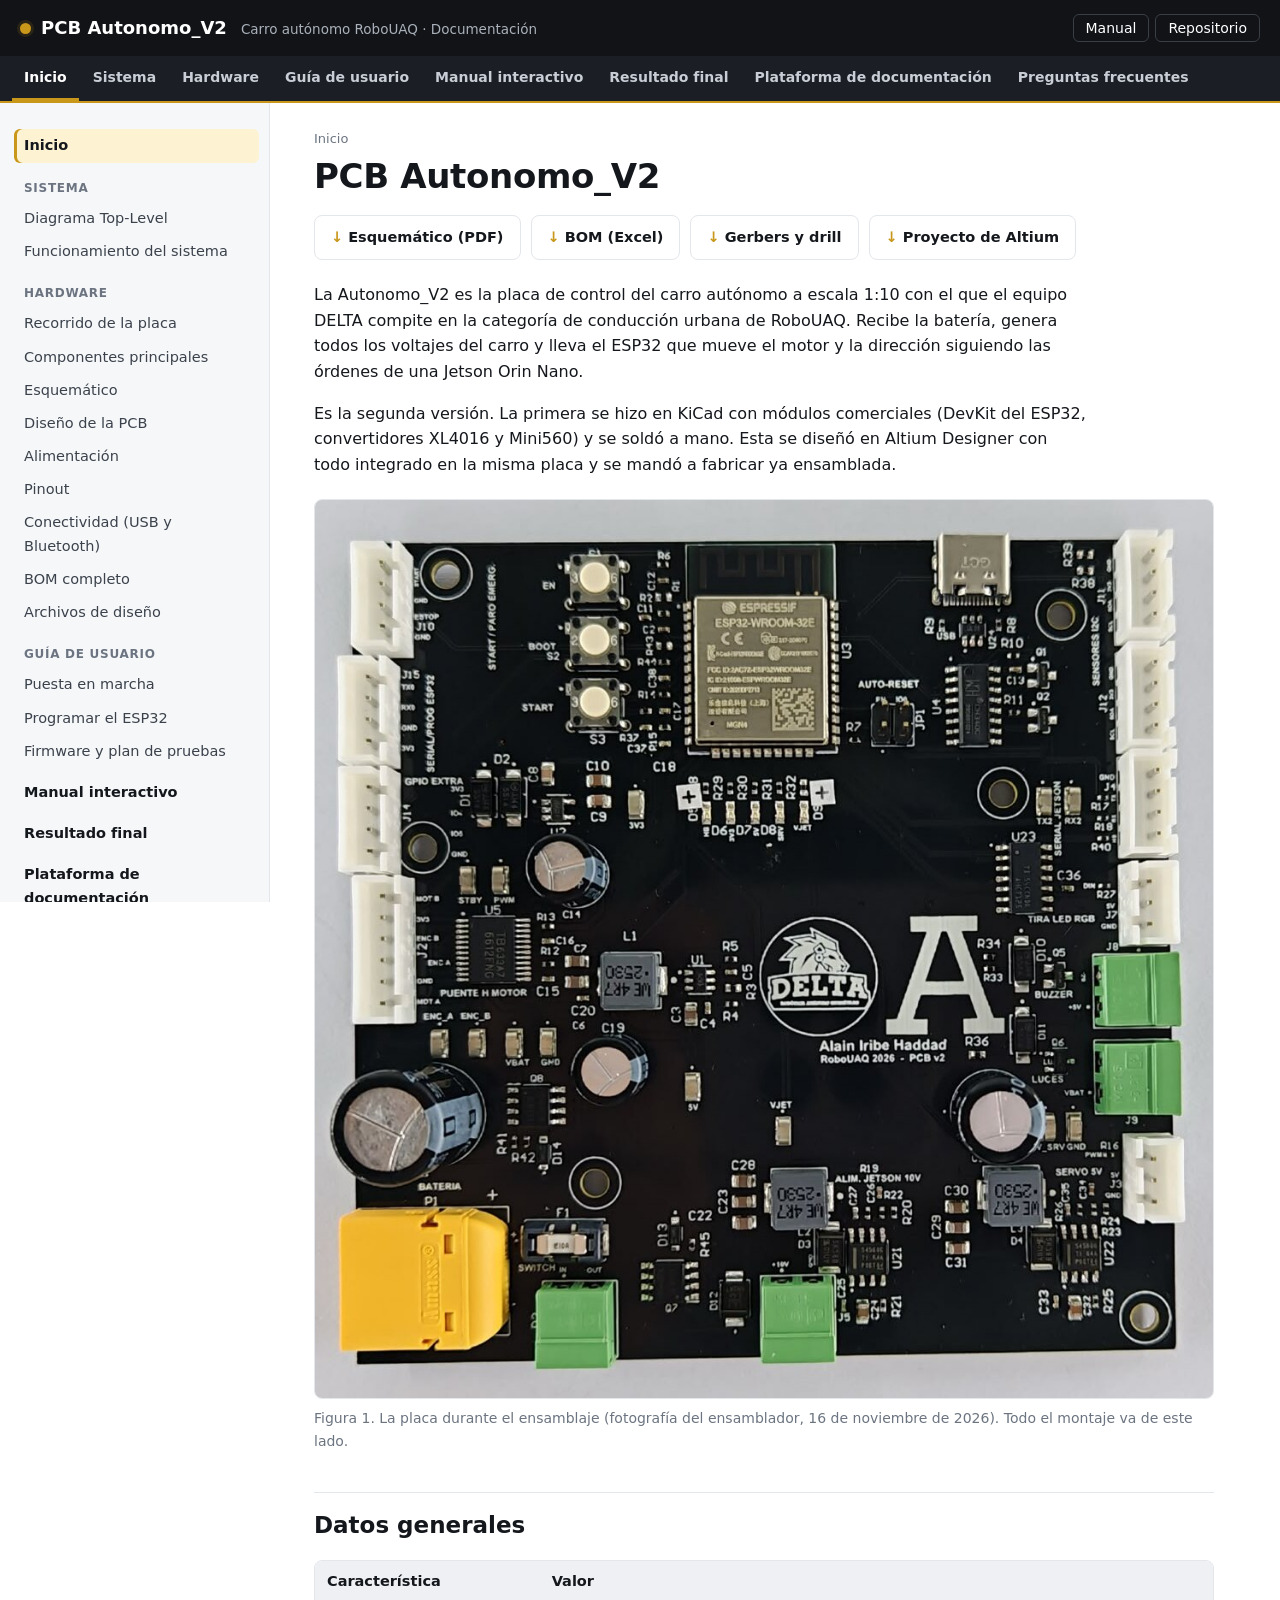
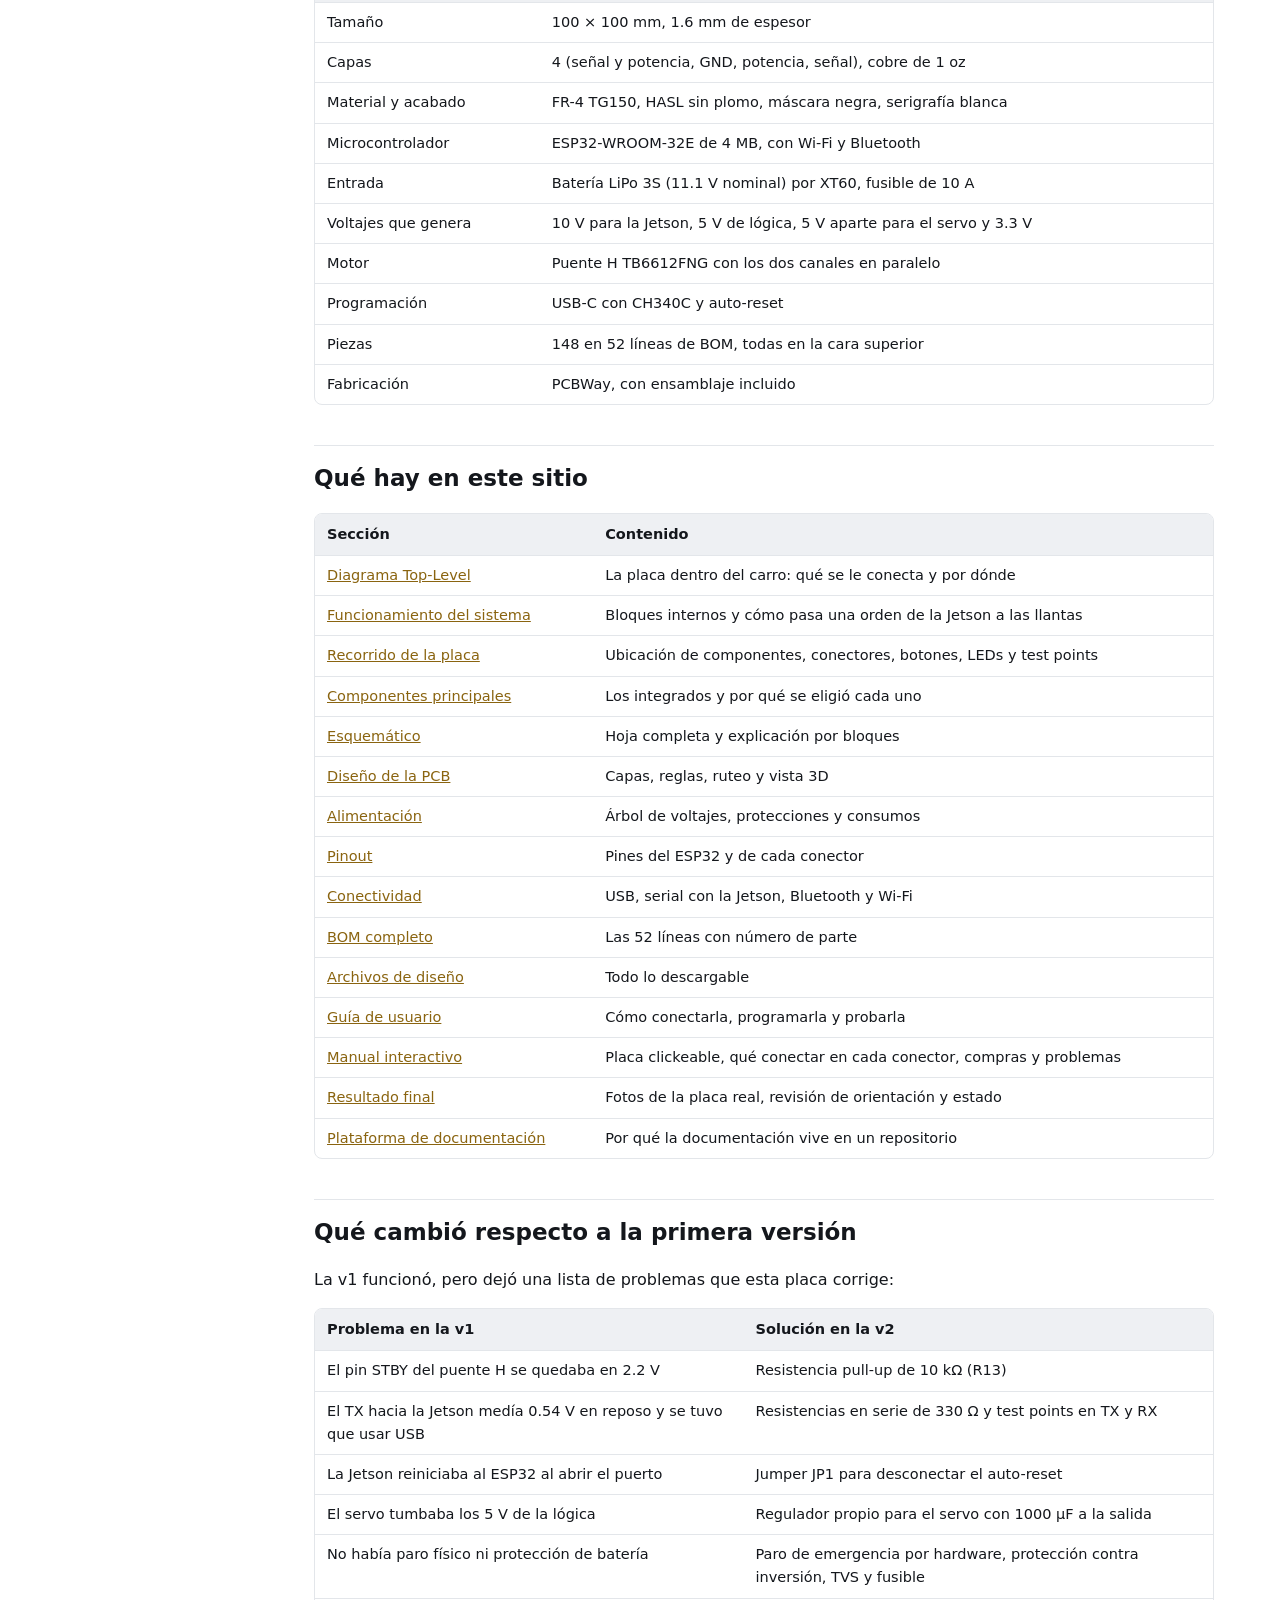
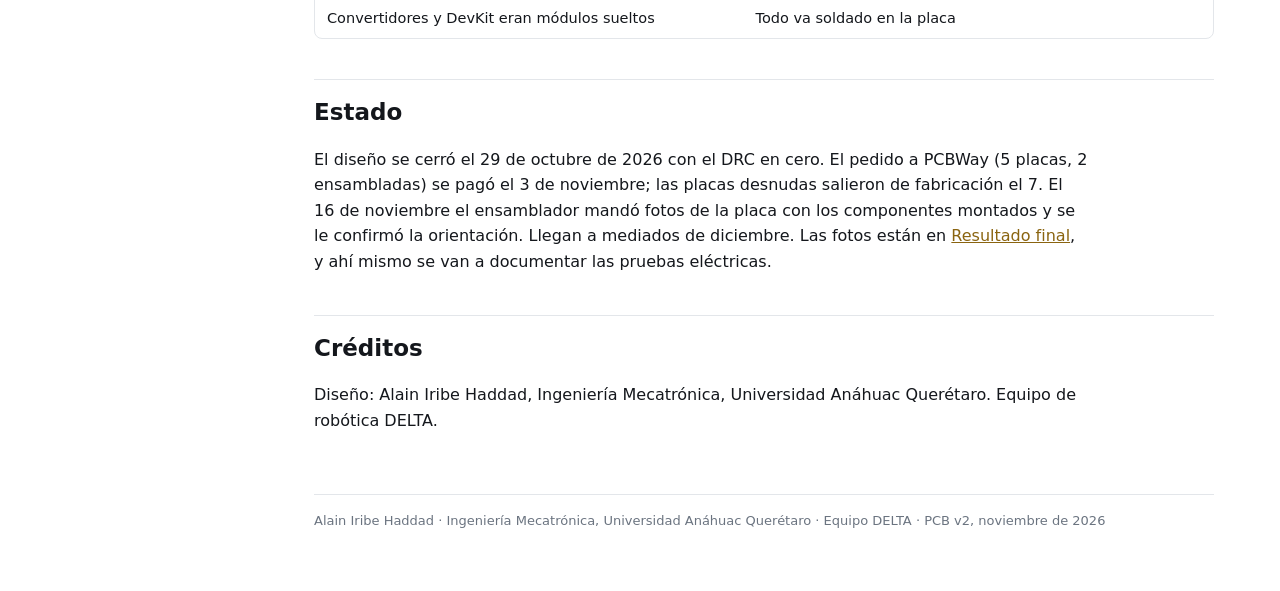
<file: index.html>
<!DOCTYPE html>
<html lang="es">
<head>
<meta charset="utf-8">
<meta name="viewport" content="width=device-width, initial-scale=1">
<title>PCB Autonomo_V2 · Documentación</title>
<meta name="description" content="Documentación de la PCB Autonomo_V2 del carro autónomo de RoboUAQ: esquemático, BOM, pinout, alimentación y guía de usuario.">
<link rel="stylesheet" href="assets/css/site.css">
</head>
<body>
<header class="top">
  <div class="brand">
    <button id="menu" aria-label="Abrir menú">☰</button>
    <a href="#docs/README.md" class="brand-name">PCB Autonomo_V2</a>
    <span class="brand-sub">Carro autónomo RoboUAQ · Documentación</span>
  </div>
  <span><a class="repo" href="manual/" style="margin-right:6px">Manual</a><a class="repo" id="repo-link" href="https://github.com/patoiribe10-sys/autonomo-v2-pcb">Repositorio</a></span>
</header>
<nav class="tabs" id="tabs"></nav>
<div class="layout">
  <aside class="side" id="side"></aside>
  <main>
    <div class="crumbs" id="crumbs"></div>
    <article id="content"><p>Cargando…</p></article>
    <footer>Alain Iribe Haddad · Ingeniería Mecatrónica, Universidad Anáhuac Querétaro · Equipo DELTA · PCB v2, noviembre de 2026</footer>
  </main>
</div>
<div id="lightbox" hidden><img alt=""></div>
<script src="assets/js/marked.min.js"></script>
<script src="assets/js/app.js"></script>
</body>
</html>
</file>
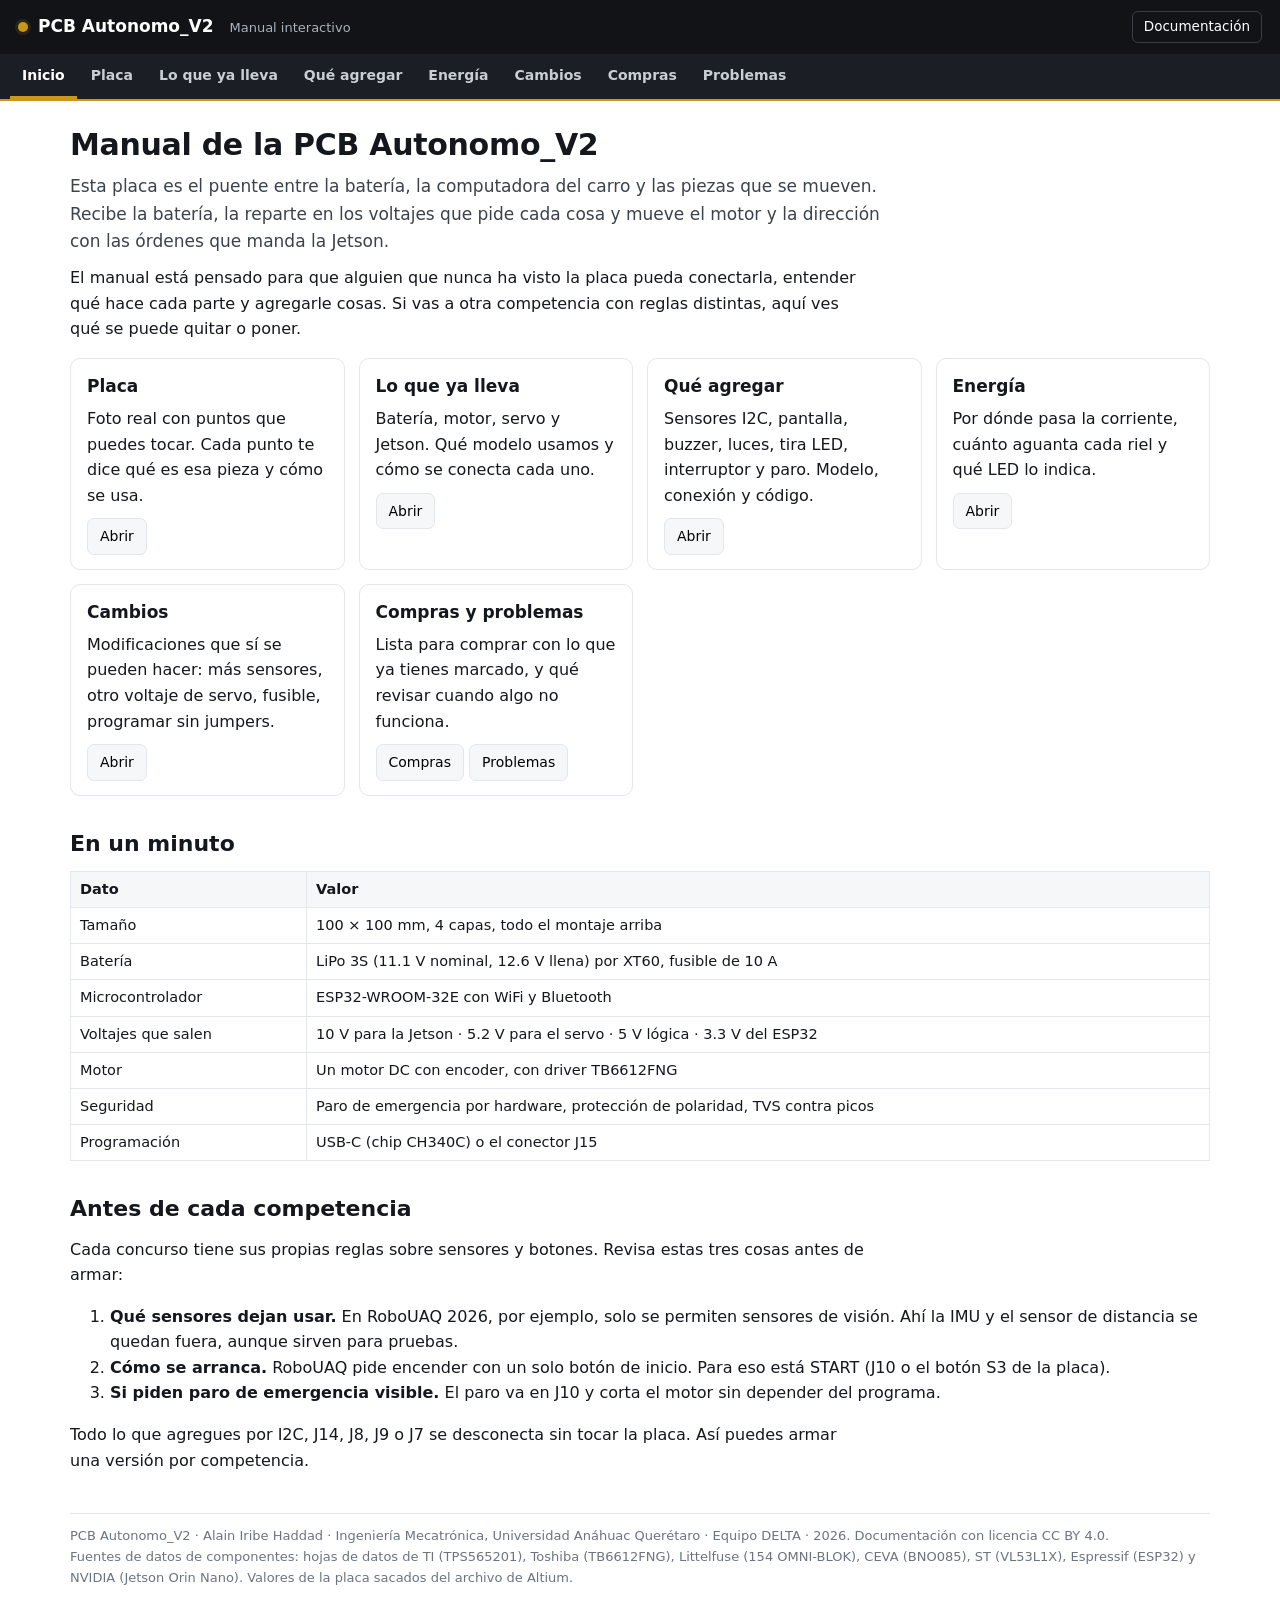
<file: manual/index.html>
<!DOCTYPE html>
<html lang="es">
<head>
<meta charset="utf-8">
<meta name="viewport" content="width=device-width, initial-scale=1">
<title>Manual interactivo · PCB Autonomo_V2</title>
<style>
:root{--ink:#14171c;--ink2:#3b424c;--mute:#6b7480;--line:#e3e6ea;--bg:#fff;--soft:#f6f7f9;--mask:#111317;--gold:#c9971a;--goldl:#fdf3d3;--link:#8a6410;
--pw:#d9822b;--dt:#2f6fd0;--ct:#3b424c;--sf:#c8372d;--ok:#2e8b57}
*{box-sizing:border-box}
html{scroll-behavior:smooth}
body{margin:0;font:16px/1.6 Inter,"Segoe UI",system-ui,-apple-system,Helvetica,Arial,sans-serif;color:var(--ink);background:var(--bg)}
a{color:var(--link)}
button{font:inherit}
:focus-visible{outline:2px solid var(--gold);outline-offset:2px}
.top{position:sticky;top:0;z-index:30;background:var(--mask);color:#fff}
.bar{display:flex;align-items:center;justify-content:space-between;gap:12px;height:54px;padding:0 18px}
.brand{font-weight:700;font-size:17px;white-space:nowrap}
.brand::before{content:"";display:inline-block;width:10px;height:10px;border-radius:50%;background:var(--gold);margin-right:10px;box-shadow:0 0 0 3px #2a2416}
.brand small{font-weight:400;color:#aab1ba;margin-left:10px;font-size:13px}
.bar a{color:#fff;font-size:13.5px;text-decoration:none;border:1px solid #3a3f47;padding:4px 11px;border-radius:6px;white-space:nowrap}
.tabs{display:flex;gap:2px;overflow-x:auto;padding:0 10px;background:#1b1e24;border-bottom:2px solid var(--gold);scrollbar-width:none}
.tabs button{background:none;border:0;color:#c9ced6;font-size:14px;font-weight:600;padding:10px 12px;white-space:nowrap;cursor:pointer;border-bottom:3px solid transparent}
.tabs button.on{color:#fff;border-bottom-color:var(--gold)}
main{max-width:1180px;margin:0 auto;padding:22px 20px 70px}
section.view{display:none}
section.view.on{display:block}
h1{font-size:30px;line-height:1.2;margin:4px 0 10px;letter-spacing:-.01em}
h2{font-size:22px;margin:30px 0 10px}
h3{font-size:17px;margin:18px 0 6px}
p{margin:0 0 10px;max-width:78ch}
.lead{font-size:17px;color:var(--ink2)}
.note{border-left:4px solid var(--gold);background:var(--goldl);padding:10px 14px;border-radius:6px;margin:14px 0;max-width:80ch}
.note.red{border-color:var(--sf);background:#fbe9e7}
.note.blue{border-color:var(--dt);background:#e9f0fb}
.grid{display:grid;gap:14px}
.g2{grid-template-columns:repeat(auto-fit,minmax(300px,1fr))}
.g3{grid-template-columns:repeat(auto-fit,minmax(250px,1fr))}
.card{border:1px solid var(--line);border-radius:10px;padding:14px 16px;background:#fff}
.card h3{margin-top:0}
.tag{display:inline-block;font-size:12px;font-weight:700;padding:2px 8px;border-radius:20px;margin:0 4px 4px 0;background:var(--soft);color:var(--ink2);border:1px solid var(--line)}
.tag.nec{background:#fbe9e7;color:#9b2b22;border-color:#f3c6c0}
.tag.rec{background:var(--goldl);color:#7a5a0e;border-color:#f0dc9c}
.tag.opc{background:#e9f0fb;color:#1f4f99;border-color:#c8d9f3}
.tag.pw{background:#fdeedd;color:#9a5212;border-color:#f6d3ab}
.tag.dt{background:#e9f0fb;color:#1f4f99;border-color:#c8d9f3}
table{border-collapse:collapse;width:100%;font-size:14.5px;margin:6px 0 12px}
th,td{border:1px solid var(--line);padding:6px 9px;text-align:left;vertical-align:top}
th{background:var(--soft);font-weight:700}
code,pre{font-family:ui-monospace,SFMono-Regular,Consolas,monospace;font-size:13.5px}
code{background:var(--soft);padding:1px 5px;border-radius:4px}
pre{background:#14171c;color:#e8eaed;padding:12px 14px;border-radius:8px;overflow-x:auto;line-height:1.45;margin:8px 0 12px}
pre code{background:none;padding:0;color:inherit}
/* placa */
.board-wrap{display:grid;grid-template-columns:minmax(0,1.15fr) minmax(0,1fr);grid-template-areas:"b p" "l p";gap:14px 20px;align-items:start}.board{grid-area:b}.panel{grid-area:p}.list{grid-area:l}
.board{position:relative;border-radius:10px;overflow:hidden;background:#0d0f12;box-shadow:0 2px 14px rgba(0,0,0,.18);touch-action:manipulation}
.board img{display:block;width:100%;height:auto;user-select:none}
.hs{position:absolute;transform:translate(-50%,-50%);width:26px;height:26px;border-radius:50%;border:2px solid #fff;background:var(--gold);color:#14171c;font-size:11px;font-weight:800;display:flex;align-items:center;justify-content:center;cursor:pointer;padding:0;box-shadow:0 0 0 3px rgba(0,0,0,.35);transition:transform .12s}
.hs.c-con{background:var(--dt);color:#fff}
.hs.c-pw{background:var(--pw);color:#fff}
.hs.c-cmp{background:var(--gold)}
.hs.c-sf{background:var(--sf);color:#fff}
.hs:hover{transform:translate(-50%,-50%) scale(1.15)}
.hs.sel{transform:translate(-50%,-50%) scale(1.3);box-shadow:0 0 0 4px #fff,0 0 0 7px var(--ink)}
.hs.dim{opacity:.18;pointer-events:none}
.chips{display:flex;flex-wrap:wrap;gap:6px;margin:10px 0}
.chip{border:1px solid var(--line);background:#fff;border-radius:20px;padding:4px 12px;font-size:13.5px;cursor:pointer;display:flex;align-items:center;gap:6px}
.chip i{width:10px;height:10px;border-radius:50%;display:inline-block}
.chip.on{background:var(--ink);color:#fff;border-color:var(--ink)}
.panel{border:1px solid var(--line);border-radius:10px;padding:16px 18px;background:#fff;min-height:200px;position:sticky;top:112px;max-height:calc(100vh - 130px);overflow:auto}
.panel .ref{font-size:12.5px;font-weight:800;letter-spacing:.06em;color:var(--mute);text-transform:uppercase}
.panel h2{margin:2px 0 8px;font-size:21px}
.panel h4{margin:14px 0 4px;font-size:14px;text-transform:uppercase;letter-spacing:.05em;color:var(--mute)}
.navbtns{display:flex;justify-content:space-between;gap:8px;margin-top:14px}
.navbtns button,.btn{border:1px solid var(--line);background:var(--soft);border-radius:7px;padding:6px 12px;cursor:pointer;font-size:14px}
.list{columns:2;column-gap:20px;font-size:14px;margin-top:8px;padding-left:0;list-style:none}
.list li{break-inside:avoid;padding:2px 0}
.list button{background:none;border:0;padding:0;color:var(--link);cursor:pointer;text-align:left;font-size:14px}
/* energia */
.flow{display:flex;flex-direction:column;gap:8px;max-width:820px}
.node{display:flex;gap:10px;align-items:stretch}
.box{flex:1;border:1px solid var(--line);border-radius:8px;padding:8px 12px;background:#fff;font-size:14.5px}
.box b{display:block}
.box.pw{border-left:5px solid var(--pw)}
.box.sf{border-left:5px solid var(--sf)}
.box.dt{border-left:5px solid var(--dt)}
.arrow{text-align:center;color:var(--pw);font-weight:800;line-height:1}
.branches{display:grid;grid-template-columns:repeat(auto-fit,minmax(190px,1fr));gap:8px}
/* compras */
.shop td:first-child{width:34px;text-align:center}
.shop input{width:18px;height:18px}
.shop tr.done td{opacity:.5}
details{border:1px solid var(--line);border-radius:9px;padding:9px 14px;margin:8px 0;background:#fff}
details summary{cursor:pointer;font-weight:700}
details[open] summary{margin-bottom:8px}
.pins{display:flex;flex-wrap:wrap;gap:6px;margin:6px 0}
.pin{border:1px solid var(--line);border-radius:6px;padding:3px 8px;font-size:13px;background:var(--soft)}
.pin b{color:var(--mute);margin-right:4px}
.foot{margin-top:40px;font-size:13px;color:var(--mute);border-top:1px solid var(--line);padding-top:12px}
@media (max-width:860px){
 .board-wrap{grid-template-columns:1fr;grid-template-areas:"b" "p" "l"}
 .panel{position:static;max-height:none}
 .hs{width:22px;height:22px;font-size:10px}
 .list{columns:1}
 h1{font-size:25px}
 main{padding:16px 14px 60px}
 .brand small{display:none}
}
@media print{.top,.chips,.navbtns{display:none}section.view{display:block}}
</style>
</head>
<body>
<header class="top">
 <div class="bar"><span class="brand">PCB Autonomo_V2 <small>Manual interactivo</small></span><a href="https://patoiribe10-sys.github.io/autonomo-v2-pcb/">Documentación</a></div>
 <nav class="tabs" id="tabs">
  <button data-v="inicio" class="on">Inicio</button>
  <button data-v="placa">Placa</button>
  <button data-v="conectado">Lo que ya lleva</button>
  <button data-v="agregar">Qué agregar</button>
  <button data-v="energia">Energía</button>
  <button data-v="cambios">Cambios</button>
  <button data-v="compras">Compras</button>
  <button data-v="problemas">Problemas</button>
 </nav>
</header>
<main>

<!-- INICIO -->
<section class="view on" id="v-inicio">
 <h1>Manual de la PCB Autonomo_V2</h1>
 <p class="lead">Esta placa es el puente entre la batería, la computadora del carro y las piezas que se mueven. Recibe la batería, la reparte en los voltajes que pide cada cosa y mueve el motor y la dirección con las órdenes que manda la Jetson.</p>
 <p>El manual está pensado para que alguien que nunca ha visto la placa pueda conectarla, entender qué hace cada parte y agregarle cosas. Si vas a otra competencia con reglas distintas, aquí ves qué se puede quitar o poner.</p>

 <div class="grid g3" style="margin-top:16px">
  <div class="card"><h3>Placa</h3><p>Foto real con puntos que puedes tocar. Cada punto te dice qué es esa pieza y cómo se usa.</p><button class="btn" data-go="placa">Abrir</button></div>
  <div class="card"><h3>Lo que ya lleva</h3><p>Batería, motor, servo y Jetson. Qué modelo usamos y cómo se conecta cada uno.</p><button class="btn" data-go="conectado">Abrir</button></div>
  <div class="card"><h3>Qué agregar</h3><p>Sensores I2C, pantalla, buzzer, luces, tira LED, interruptor y paro. Modelo, conexión y código.</p><button class="btn" data-go="agregar">Abrir</button></div>
  <div class="card"><h3>Energía</h3><p>Por dónde pasa la corriente, cuánto aguanta cada riel y qué LED lo indica.</p><button class="btn" data-go="energia">Abrir</button></div>
  <div class="card"><h3>Cambios</h3><p>Modificaciones que sí se pueden hacer: más sensores, otro voltaje de servo, fusible, programar sin jumpers.</p><button class="btn" data-go="cambios">Abrir</button></div>
  <div class="card"><h3>Compras y problemas</h3><p>Lista para comprar con lo que ya tienes marcado, y qué revisar cuando algo no funciona.</p><button class="btn" data-go="compras">Compras</button> <button class="btn" data-go="problemas">Problemas</button></div>
 </div>

 <h2>En un minuto</h2>
 <table>
  <tr><th>Dato</th><th>Valor</th></tr>
  <tr><td>Tamaño</td><td>100 × 100 mm, 4 capas, todo el montaje arriba</td></tr>
  <tr><td>Batería</td><td>LiPo 3S (11.1 V nominal, 12.6 V llena) por XT60, fusible de 10 A</td></tr>
  <tr><td>Microcontrolador</td><td>ESP32-WROOM-32E con WiFi y Bluetooth</td></tr>
  <tr><td>Voltajes que salen</td><td>10 V para la Jetson · 5.2 V para el servo · 5 V lógica · 3.3 V del ESP32</td></tr>
  <tr><td>Motor</td><td>Un motor DC con encoder, con driver TB6612FNG</td></tr>
  <tr><td>Seguridad</td><td>Paro de emergencia por hardware, protección de polaridad, TVS contra picos</td></tr>
  <tr><td>Programación</td><td>USB-C (chip CH340C) o el conector J15</td></tr>
 </table>

 <h2>Antes de cada competencia</h2>
 <p>Cada concurso tiene sus propias reglas sobre sensores y botones. Revisa estas tres cosas antes de armar:</p>
 <ol>
  <li><b>Qué sensores dejan usar.</b> En RoboUAQ 2026, por ejemplo, solo se permiten sensores de visión. Ahí la IMU y el sensor de distancia se quedan fuera, aunque sirven para pruebas.</li>
  <li><b>Cómo se arranca.</b> RoboUAQ pide encender con un solo botón de inicio. Para eso está START (J10 o el botón S3 de la placa).</li>
  <li><b>Si piden paro de emergencia visible.</b> El paro va en J10 y corta el motor sin depender del programa.</li>
 </ol>
 <p>Todo lo que agregues por I2C, J14, J8, J9 o J7 se desconecta sin tocar la placa. Así puedes armar una versión por competencia.</p>
</section>

<!-- PLACA -->
<section class="view" id="v-placa">
 <h1>La placa, pieza por pieza</h1>
 <p>Toca un punto de la foto. Los azules son conectores, los naranjas son de energía, los rojos son de seguridad y los dorados son chips y botones. La foto la tomó el ensamblador, con la placa en la misma orientación que la serigrafía: XT60 abajo a la izquierda y USB arriba.</p>
 <div class="chips" id="chips">
  <button class="chip on" data-f="all">Todo</button>
  <button class="chip" data-f="con"><i style="background:var(--dt)"></i>Conectores</button>
  <button class="chip" data-f="pw"><i style="background:var(--pw)"></i>Energía</button>
  <button class="chip" data-f="sf"><i style="background:var(--sf)"></i>Seguridad</button>
  <button class="chip" data-f="cmp"><i style="background:var(--gold)"></i>Chips y botones</button>
 </div>
 <div class="board-wrap">
   <div class="board" id="board"><img src="../assets/img/foto-superior.jpg" alt="Fotografía de la PCB Autonomo_V2 ensamblada, vista superior" width="1050" height="1050"></div>
  <aside class="panel" id="panel" aria-live="polite"></aside>
  <ul class="list" id="list"></ul>
 </div>
</section>

<!-- CONECTADO -->
<section class="view" id="v-conectado">
 <h1>Lo que ya lleva el carro</h1>
 <p>Estas son las piezas con las que se diseñó la placa. Si cambias alguna, revisa la columna de límites.</p>
 <div class="grid g2">
  <div class="card"><span class="tag pw">P1 · XT60</span><h3>Batería LiPo 3S</h3>
   <p>11.1 V nominal y 12.6 V llena. Entra por el XT60 marcado BATERIA.</p>
   <p><b>Límite:</b> el fusible es de 10 A. La placa aguanta hasta unos 15 V; por eso no uses 4S.</p>
   <p><b>Ojo:</b> con la batería baja (cerca de 10.5 V) la Jetson ya no recibe sus 10 V completos y puede reiniciarse. Carga y balancea antes de correr.</p></div>
  <div class="card"><span class="tag dt">J2 · XH 6 pines</span><h3>Motor GM25-370 con encoder</h3>
   <p>Un solo motor de tracción con encoder de cuadratura (360 pulsos por vuelta). La versión es de 24 V, pero con la batería de 11 V se mueve bien.</p>
   <div class="pins"><span class="pin"><b>1</b>MOT_B</span><span class="pin"><b>2</b>3.3 V encoder</span><span class="pin"><b>3</b>ENC_B</span><span class="pin"><b>4</b>ENC_A</span><span class="pin"><b>5</b>GND</span><span class="pin"><b>6</b>MOT_A</span></div>
   <p><b>Límite:</b> el driver TB6612FNG da 1.2 A continuos y 3.2 A de pico por canal. Aquí van los dos canales juntos, así que aguanta unos 2.4 A continuos. Un motor más grande necesita otro driver.</p>
   <p><b>Si gira al revés:</b> cambia de lugar MOT_A y MOT_B en el cable o invierte el signo en el firmware.</p></div>
  <div class="card"><span class="tag dt">J3 · XH 3 pines</span><h3>Servo MG995 (dirección Ackermann)</h3>
   <p>Recibe 5.2 V de un regulador solo para él. Así sus picos no reinician al ESP32.</p>
   <div class="pins"><span class="pin"><b>1</b>GND (café)</span><span class="pin"><b>2</b>5.2 V (rojo)</span><span class="pin"><b>3</b>señal (naranja)</span></div>
   <p><b>Calibración del carro:</b> 1190 µs izquierda, 1360 µs centro, 1730 µs derecha. Señal en GPIO25, pasa por un buffer a 5 V.</p>
   <p><b>Límite:</b> el regulador da hasta 5 A. El MG995 pide 2.5 a 3 A de pico.</p></div>
  <div class="card"><span class="tag pw">J5</span> <span class="tag dt">J4</span><h3>Jetson Orin Nano</h3>
   <p>Es la computadora que ve con las cámaras y decide. Las cámaras y el control de Xbox se conectan a la Jetson, no a esta placa.</p>
   <p><b>Energía (J5):</b> 10 V al jack de la Jetson. El kit de desarrollo acepta de 9 a 20 V. Usa un plug de barril igual al del eliminador original.</p>
   <p><b>Datos (J4):</b> UART entre ESP32 y Jetson.</p>
   <div class="pins"><span class="pin"><b>1</b>GND → pin 6</span><span class="pin"><b>2</b>TX ESP32 → pin 10</span><span class="pin"><b>3</b>RX ESP32 → pin 8</span><span class="pin"><b>4</b>HB (libre)</span></div>
   <p>Mensajes: la Jetson manda <code>V&lt;vel&gt;,S&lt;dir&gt;</code> y el ESP32 contesta <code>v&lt;vel&gt;,s&lt;dir&gt;</code>.</p></div>
  <div class="card"><span class="tag dt">J1 · USB-C</span><h3>Computadora para programar</h3>
   <p>El USB alimenta solo al ESP32. Sirve para cargar firmware y ver el monitor serie a 115200.</p>
   <p>Motor, servo y Jetson necesitan la batería. Puedes tener USB y batería conectados al mismo tiempo.</p></div>
  <div class="card"><span class="tag">Firmware</span><h3>Firmware de prueba</h3>
   <p>Hay un programa con menú que prueba todo: LED, voltajes, START y paro, motor, servo, buzzer, luces, tira, UART, escaneo I2C y J14.</p>
   <p>Está en el repositorio, carpeta <code>firmware/prueba-pcb</code>. Úsalo siempre que conectes algo nuevo.</p></div>
 </div>
</section>

<!-- AGREGAR -->
<section class="view" id="v-agregar">
 <h1>Qué le puedes agregar</h1>
 <p>Cada tarjeta dice qué te aporta, qué modelo comprar, cómo se conecta y el código mínimo. Las etiquetas indican si lo recomiendo para todos los carros o solo para algunas competencias.</p>
 <div class="note blue">Los cables los haces con tu kit JST XH. Antes de crimpar, compara el orden de pines del módulo con el del conector de la placa. Cambia de un fabricante a otro.</div>
 <div id="mods"></div>
</section>

<!-- ENERGIA -->
<section class="view" id="v-energia">
 <h1>Cómo se reparte la energía</h1>
 <p>Sigue el camino de arriba abajo. Cada caja dice qué pieza hace el trabajo y cuánto aguanta.</p>
 <div class="flow">
  <div class="box pw"><b>Batería 3S → P1 (XT60)</b>11.1 V nominal. Todo empieza aquí.</div>
  <div class="arrow">↓</div>
  <div class="box sf"><b>F1 · fusible de 10 A</b>Se funde si hay un corto. Se cambia sin soldar.</div>
  <div class="arrow">↓</div>
  <div class="box pw"><b>P2 · interruptor general</b>Sin interruptor o puente aquí, nada prende.</div>
  <div class="arrow">↓</div>
  <div class="box sf"><b>Q7 · protección de polaridad</b>Si la batería entra al revés, no deja pasar corriente. D12 (TVS) recorta los picos de voltaje.</div>
  <div class="arrow">↓ VBAT</div>
  <div class="branches">
   <div class="box pw"><b>U21 → 10 V → J5</b>Jetson. Hasta 5 A. LED <b>VJET</b>.</div>
   <div class="box pw"><b>U22 → 5.2 V → J3</b>Servo. Hasta 5 A. LED <b>SRV</b>.</div>
   <div class="box pw"><b>U1 → 5 V</b>Buzzer, tira LED, buffer y entrada del 3.3 V. Hasta 5 A. LED <b>5V</b>.</div>
   <div class="box sf"><b>Q8 (paro) → TB6612 → J2</b>Motor. Si el lazo del paro se abre, el motor se queda sin batería.</div>
   <div class="box pw"><b>J9 · luces</b>Voltaje de batería directo, conmutado por Q6.</div>
  </div>
  <div class="arrow">↓ desde 5 V</div>
  <div class="box pw"><b>U2 → 3.3 V</b>ESP32, encoder, sensores I2C, J14 y J15. Hasta 600 mA en total. LED <b>3V3</b>. El USB también alimenta este riel.</div>
 </div>

 <h2>Cuánto le puedes colgar a cada riel</h2>
 <table>
  <tr><th>Riel</th><th>Ya lo usan</th><th>Margen para extras</th></tr>
  <tr><td>3.3 V (600 mA)</td><td>ESP32 (hasta ~250 mA con WiFi), encoder, CH340</td><td>Unos 200 mA. Alcanza para IMU, OLED y un ToF juntos.</td></tr>
  <tr><td>5 V (5 A)</td><td>Entrada del 3.3 V, buffer</td><td>Tira LED y buzzer. Con 16 LEDs a brillo medio vas sobrado.</td></tr>
  <tr><td>5.2 V servo (5 A)</td><td>Servo</td><td>Solo el servo. No le cuelgues nada más.</td></tr>
  <tr><td>10 V (5 A)</td><td>Jetson (hasta ~25 W)</td><td>Solo la Jetson.</td></tr>
  <tr><td>VBAT</td><td>Todo lo anterior y el motor</td><td>Luces en J9: hasta ~1 A.</td></tr>
 </table>

 <h2>LEDs indicadores</h2>
 <table>
  <tr><th>LED</th><th>Encendido quiere decir</th><th>Si está apagado</th></tr>
  <tr><td>HB</td><td>Lo controla el programa (GPIO2). El firmware de prueba lo hace parpadear.</td><td>El programa no está corriendo o no usa el LED.</td></tr>
  <tr><td>3V3</td><td>Hay 3.3 V</td><td>Revisa 5 V o el USB.</td></tr>
  <tr><td>5V</td><td>Hay 5 V de lógica</td><td>Revisa batería, P2 y fusible.</td></tr>
  <tr><td>SRV</td><td>Hay voltaje para el servo</td><td>Revisa batería o un corto en J3.</td></tr>
  <tr><td>VJET</td><td>Hay 10 V para la Jetson</td><td>Revisa batería o un corto en J5.</td></tr>
 </table>

 <h2>Medir la batería desde el programa</h2>
 <p>El ESP32 lee la batería por un divisor en GPIO36. La lectura en volts se multiplica por 5.545.</p>
<pre><code>float vbat = analogReadMilliVolts(36) / 1000.0 * 5.545;
if (vbat &lt; 10.8) digitalWrite(13, HIGH);   // buzzer: batería baja</code></pre>
</section>

<!-- CAMBIOS -->
<section class="view" id="v-cambios">
 <h1>Cambios que se le pueden hacer</h1>
 <p>Van de lo más fácil (solo cables) a lo que pide soldar. Lo que es de cables lo puedes cambiar entre competencias.</p>
 <details open><summary>1. Poner más de dos sensores I2C</summary>
  <p>J11 y J12 son el mismo bus. Puedes colgar varios módulos siempre que cada uno tenga una dirección distinta. Para pasar de dos conectores a más, usa módulos que traigan dos conectores (uno de entrada y uno de salida) o haz un cable en "Y".</p>
  <table><tr><th>Módulo</th><th>Dirección</th></tr>
   <tr><td>OLED SSD1306</td><td>0x3C (algunos 0x3D)</td></tr>
   <tr><td>ToF VL53L0X / VL53L1X</td><td>0x29 (los dos)</td></tr>
   <tr><td>IMU BNO085</td><td>0x4A o 0x4B</td></tr>
   <tr><td>IMU MPU-6050</td><td>0x68 o 0x69</td></tr>
   <tr><td>IMU ICM-20948</td><td>0x68 o 0x69</td></tr>
   <tr><td>Medidor de corriente INA219</td><td>0x40 a 0x4F</td></tr>
  </table>
  <p><b>Dos sensores iguales:</b> si pones dos VL53L1X, los dos nacen en 0x29. Conecta el pin XSHUT de uno a IO4 o IO5 (J14), apágalo, cambia la dirección del otro y luego préndelo. Esto se repite cada vez que arranca.</p>
  <p><b>Cables:</b> menos de 30 cm. La placa ya trae resistencias pull-up de 4.7 kΩ. Si cuelgas más de tres módulos que también traen las suyas y empiezan los errores, quita las de algún módulo.</p>
  <p>Para saber qué quedó conectado, usa la opción <b>b</b> del firmware de prueba (escaneo I2C).</p>
 </details>
 <details><summary>2. Cambiar el buzzer, las luces o la tira por otra competencia</summary>
  <p>Los tres van en conectores aparte. Se quitan sin tocar nada. Si no los usas, el programa solo deja esos pines apagados.</p>
  <p>La tira LED puede cumplir el papel de luces si una competencia pide faros o direccionales. Puedes poner un pedazo al frente y otro atrás en el mismo cable: la tira se encadena.</p>
 </details>
 <details><summary>3. Programar sin los jumpers de JP1</summary>
  <p>Con los dos jumpers puestos en JP1, el IDE resetea y programa solo. Sin ellos, la Jetson no puede reiniciar el ESP32 por accidente al abrir el puerto, que era una falla de la versión anterior.</p>
  <p>Sin jumpers: mantén BOOT (S2), presiona y suelta EN (S1), suelta BOOT y luego carga el programa. Para competir, quita los jumpers.</p>
 </details>
 <details><summary>4. Cambiar el fusible</summary>
  <p>F1 es un portafusible OMNI-BLOK con un fusible NANO2 de 10 A, rápido, serie 451. El fusible sale con pinzas y se cambia sin soldar.</p>
  <p>Puedes poner uno más chico, por ejemplo 7.5 A, si quieres que proteja antes. No pongas uno más grande que 10 A.</p>
 </details>
 <details><summary>5. Subir el servo a 6 V (avanzado, hay que soldar)</summary>
  <p>El regulador del servo da 0.8 × (1 + R23 / R24). Hoy R23 = 54.9 kΩ y R24 = 10 kΩ, que da 5.2 V. Con R23 = 64.9 kΩ da 6.0 V. A 6 V un servo suele ganar fuerza y velocidad.</p>
  <p>Solo hazlo si tu servo aguanta 6 V (revisa su hoja). Son resistencias 0402, así que pide ayuda con la soldadura si no tienes práctica. C21 es de 16 V, así que no hay que cambiarlo.</p>
 </details>
 <details><summary>6. Usar otro motor</summary>
  <p>El TB6612FNG aguanta 1.2 A continuos y 3.2 A de pico por canal, con el motor hasta 15 V. Aquí los dos canales van juntos.</p>
  <p>Si el motor nuevo pide más corriente al arrancar (busca la "stall current" en su hoja), necesitas un driver externo. Puedes manejarlo con los mismos pines de J2 sacando PWM y dirección por J14.</p>
 </details>
 <details><summary>7. Usar el Bluetooth o el WiFi del ESP32</summary>
  <p>El ESP32 trae los dos. Sirven para ver datos en el celular (voltaje, velocidad, modo) sin cables, o para un control de pruebas.</p>
  <p>Ojo: con WiFi o Bluetooth encendidos, el ADC2 deja de funcionar. En esta placa eso solo afecta a IO4 si lo quisieras usar como entrada analógica. La batería y el paro se leen por ADC1, así que no les pasa nada.</p>
 </details>
 <details><summary>8. Lo que no conviene cambiar</summary>
  <ul>
   <li>Batería de 4S o más: rebasa lo que aguantan el driver del motor y el regulador de 5 V.</li>
   <li>Conectar algo más al riel del servo o de la Jetson.</li>
   <li>Cargas grandes en el 3.3 V (más de 200 mA extra).</li>
   <li>Quitar el paro de emergencia con un puente fijo para competir.</li>
  </ul>
 </details>
</section>

<!-- COMPRAS -->
<section class="view" id="v-compras">
 <h1>Lista de compras</h1>
 <p>Marca lo que ya tienes. Se guarda en este navegador. Los botones abren la búsqueda con el modelo exacto en Mercado Libre y Amazon. En tiendas del centro (AMMA, +Electrónica) pide el mismo número de modelo.</p>
 <table class="shop" id="shop"><thead><tr><th></th><th>Qué</th><th>Modelo</th><th>Para qué</th><th>Buscar</th></tr></thead><tbody></tbody></table>
 <p style="font-size:13.5px;color:var(--mute)">Necesario = para que la placa funcione en el carro. Recomendado = vale la pena en casi cualquier competencia. Opcional = según reglas y lo que quieras mostrar.</p>
</section>

<!-- PROBLEMAS -->
<section class="view" id="v-problemas">
 <h1>Cuando algo no funciona</h1>
 <p>Empieza siempre por los LEDs de la placa. Te dicen qué riel falta.</p>
 <details open><summary>No prende ningún LED</summary><ol>
  <li>¿Hay interruptor o puente en P2? Sin eso no pasa corriente.</li>
  <li>¿La batería está cargada? Mide en el XT60.</li>
  <li>¿El fusible F1 está bien? Mide continuidad entre sus extremos.</li>
  <li>¿La batería quedó al revés? Q7 bloquea y no prende nada. Voltéala.</li></ol></details>
 <details><summary>Prenden los LEDs pero el motor no gira</summary><ol>
  <li>El paro está abierto. Revisa que el botón no esté presionado o pon un puente entre J10 pin 3 y pin 4 para probar.</li>
  <li>El programa debe poner STBY (GPIO19) en alto.</li>
  <li>Prueba con la opción 4 del firmware de prueba, con las ruedas al aire.</li></ol></details>
 <details><summary>La Jetson o el ESP32 se reinician</summary><ol>
  <li>Batería baja. Por debajo de unos 10.5 V la Jetson ya no recibe 10 V.</li>
  <li>El servo se traba contra el tope y jala mucha corriente. Ajusta los límites de 1190 y 1730 µs.</li>
  <li>Si el ESP32 se reinicia al abrir el puerto desde la Jetson, quita los jumpers de JP1.</li></ol></details>
 <details><summary>No puedo programar el ESP32</summary><ol>
  <li>Instala el driver del CH340 en la computadora.</li>
  <li>Sin jumpers en JP1 hay que entrar a modo programación a mano: BOOT presionado, toque a EN, soltar BOOT.</li>
  <li>Prueba otro cable USB-C. Muchos solo cargan y no pasan datos.</li></ol></details>
 <details><summary>El sensor I2C no aparece</summary><ol>
  <li>Revisa el orden de pines del cable contra la tarjeta del módulo.</li>
  <li>Corre el escaneo I2C (opción b del firmware de prueba).</li>
  <li>En el código usa <code>Wire.begin(32, 33)</code>. Los pines I2C de esta placa no son los de siempre (21 y 22).</li>
  <li>Dos módulos con la misma dirección chocan. Revisa la tabla de direcciones.</li></ol></details>
 <details><summary>La tira LED hace colores raros o no prende</summary><ol>
  <li>Revisa que el cable llegue a la entrada (DIN) de la tira, no a la salida. La flecha de la tira apunta hacia afuera.</li>
  <li>Prueba <code>NEO_GRB</code> o <code>NEO_RGB</code> según tu tira.</li>
  <li>Baja el brillo con <code>setBrightness</code>.</li></ol></details>
 <details><summary>Quiero medir con multímetro</summary>
  <p>La placa tiene puntos de prueba (TP1 a TP13) junto a los rieles y señales. Pon la punta negra en cualquier GND (el tornillo de la bornera J5 pin 2, por ejemplo) y la roja en el punto. Compara con lo esperado: 3.3, 5.0, ~5.2 y ~10 V.</p></details>
</section>

<div class="foot">PCB Autonomo_V2 · Alain Iribe Haddad · Ingeniería Mecatrónica, Universidad Anáhuac Querétaro · Equipo DELTA · 2026. Documentación con licencia CC BY 4.0.
 <br>Fuentes de datos de componentes: hojas de datos de TI (TPS565201), Toshiba (TB6612FNG), Littelfuse (154 OMNI-BLOK), CEVA (BNO085), ST (VL53L1X), Espressif (ESP32) y NVIDIA (Jetson Orin Nano). Valores de la placa sacados del archivo de Altium.</div>
</main>

<script>
// ---- datos de la placa (coordenadas en mm, origen abajo a la izquierda) ----
const M=[[6.725,-0.021,11.666],[-0.047,-6.535,679.574]]; // mm -> px sobre foto de 700
function pos(x,y){return [(M[0][0]*x+M[0][1]*y+M[0][2])/7,(M[1][0]*x+M[1][1]*y+M[1][2])/7];}
const P=[
 {r:'P1',c:'pw',x:10.6,y:11,n:'Batería (XT60)',t:'Aquí entra la batería LiPo 3S. Todo el carro sale de este conector.',
  pins:[['+','Batería positiva (rojo)'],['−','GND (negro)']],
  use:'Conecta la batería con un XT60 hembra. El + está marcado en la serigrafía.',
  warn:'La placa se protege si la batería entra al revés, pero no lo hagas a propósito. Nunca uses más de 3S.'},
 {r:'P2',c:'pw',x:27,y:8.4,n:'Interruptor general (SWITCH)',t:'Entre IN y OUT pasa toda la corriente del carro. Funciona como el switch de encendido.',
  pins:[['IN','Viene del fusible'],['OUT','Va al resto de la placa']],
  use:'Atornilla aquí los dos cables de un interruptor de palanca de 12 V DC y 20 A. Para pruebas en mesa basta un cable puente.',
  warn:'Sin nada conectado aquí la placa no prende. Usa cable grueso (calibre 16 o 18) porque pasan hasta 10 A.',go:'interruptor'},
 {r:'F1',c:'sf',x:25.3,y:14.6,n:'Fusible de 10 A',t:'Si hay un corto, se funde antes de que se dañe la batería o la placa.',
  use:'Va en un portafusible. Se saca con pinzas y se cambia por otro NANO2 de 10 A rápido.',
  warn:'Si se funde, busca el corto antes de cambiarlo. No pongas uno de más de 10 A.'},
 {r:'Q7',c:'sf',x:38,y:9.5,n:'Protección de polaridad',t:'Es un MOSFET P (AO4407A). Si conectas la batería al revés, se queda abierto y no pasa corriente.',
  use:'No necesita nada. D13, junto a él, protege su compuerta.'},
 {r:'D12',c:'sf',x:45.8,y:7.2,n:'TVS contra picos',t:'Diodo SMBJ15A de 600 W. Absorbe picos de voltaje que salen del motor o de desconectar la batería en caliente.',use:'No necesita nada.'},
 {r:'C1',c:'pw',x:9.5,y:30,n:'Capacitor de entrada',t:'470 µF a 50 V. Guarda energía para los arranques del motor y del servo.',use:'Es la pieza más alta de la placa, unos 20 mm. Tómalo en cuenta para el soporte.'},
 {r:'Q8',c:'sf',x:22,y:31,n:'Corte del motor (paro)',t:'Otro MOSFET P. Deja pasar batería al motor solo si el lazo del paro (J10 pines 3 y 4) está cerrado.',
  use:'Funciona sin el programa. Aunque el ESP32 o la Jetson se cuelguen, el paro corta el motor. El servo y la Jetson siguen prendidos.'},
 {r:'J2',c:'con',x:4.5,y:50,n:'Motor + encoder',t:'Un solo conector para el motor y su encoder.',
  pins:[['1','MOT_B'],['2','3.3 V del encoder'],['3','ENC_B (GPIO35)'],['4','ENC_A (GPIO34)'],['5','GND'],['6','MOT_A']],
  use:'Motor GM25-370 con encoder. Si gira al revés, intercambia MOT_A y MOT_B.'},
 {r:'U5',c:'cmp',x:17,y:50,n:'Driver del motor TB6612FNG',t:'Puente H. Cambia el sentido y la velocidad del motor con las señales del ESP32.',
  pins:[['GPIO21','IN1'],['GPIO22','IN2'],['GPIO23','PWM'],['GPIO19','STBY (alto = activo)']],
  use:'Los dos canales van juntos: unos 2.4 A continuos.',warn:'Para motores más grandes hace falta un driver externo.'},
 {r:'J14',c:'con',x:2.8,y:65.4,n:'GPIO extra',t:'Dos pines libres del ESP32 para lo que necesites.',
  pins:[['1','3.3 V'],['2','IO4'],['3','IO5'],['4','GND']],
  use:'Botón de modo, LED extra o el XSHUT de un sensor de distancia.',warn:'IO5 debe estar en alto al prender. Un botón a GND está bien mientras no lo presiones al encender. IO4 no lee analógico si usas WiFi o Bluetooth.',go:'gpio'},
 {r:'J15',c:'con',x:2.8,y:78.4,n:'Serial / programación del ESP32',t:'El mismo puerto serie del USB, en cables.',
  pins:[['1','TX0'],['2','RX0'],['3','GND'],['4','3.3 V']],
  use:'Para programar con un adaptador USB-serie externo (cruza TX con RX) o para ver mensajes sin USB.',warn:'No uses este conector y el USB al mismo tiempo.'},
 {r:'J10',c:'sf',x:4.5,y:92,n:'START y paro de emergencia',t:'Aquí van el botón de arranque y el paro de emergencia.',
  pins:[['1','START (GPIO27, bajo = presionado)'],['2','GND'],['3','Lazo del paro'],['4','GND']],
  use:'START: botón normalmente abierto entre 1 y 2. Paro: contacto normalmente cerrado entre 3 y 4.',
  warn:'Si el lazo 3–4 queda abierto, el motor no tiene batería. Para probar en mesa, pon un puente entre 3 y 4.',go:'paro'},
 {r:'S1',c:'cmp',x:30,y:94.5,n:'Botón EN (reset)',t:'Reinicia el ESP32.',use:'Junto con BOOT sirve para entrar a modo programación.'},
 {r:'S2',c:'cmp',x:30,y:87,n:'Botón BOOT',t:'Mantenlo presionado al dar reset para programar a mano.',use:'Solo hace falta si quitaste los jumpers de JP1.'},
 {r:'S3',c:'cmp',x:30,y:79.5,n:'Botón START',t:'Hace lo mismo que el START de J10.',use:'Útil en la mesa. En el carro conviene un botón externo en J10.'},
 {r:'U3',c:'cmp',x:50,y:86.5,n:'ESP32-WROOM-32E',t:'El microcontrolador. Recibe órdenes de la Jetson y mueve todo lo demás: motor, servo, luces, buzzer, tira LED y sensores.',
  pins:[['WiFi + BT','integrados'],['UART2','a la Jetson'],['I2C','GPIO32 y 33']],
  use:'Se programa por USB con Arduino o PlatformIO.',warn:'La antena es la parte de arriba con el zigzag. No pongas metal ni cables encima.'},
 {r:'D5–D9',c:'cmp',x:49,y:66.5,n:'LEDs indicadores',t:'De izquierda a derecha: HB, 3V3, 5V, SRV y VJET.',use:'HB lo controla el programa (GPIO2). Los otros cuatro prenden si su riel tiene voltaje.',go:'leds'},
 {r:'U2',c:'pw',x:25,y:67,n:'Regulador de 3.3 V',t:'AP2112K. Baja de 5 V a 3.3 V para el ESP32, el encoder y los sensores.',use:'Da hasta 600 mA. Deja unos 200 mA para extras.'},
 {r:'U1',c:'pw',x:42,y:46,n:'Regulador de 5 V',t:'TPS565201. Saca 5 V de la batería para buzzer, tira LED, buffer y el regulador de 3.3 V.',use:'Hasta 5 A.'},
 {r:'J1',c:'con',x:76,y:97.1,n:'USB-C',t:'Programar el ESP32 y ver el monitor serie.',use:'Alimenta solo al ESP32. Motor, servo y Jetson necesitan batería.',warn:'Usa un cable que pase datos.'},
 {r:'U4',c:'cmp',x:76,y:79.3,n:'CH340C (USB a serie)',t:'Convierte el USB en el puerto serie que entiende el ESP32.',use:'En Windows o Mac puede pedir instalar su driver.'},
 {r:'JP1',c:'cmp',x:66,y:77,n:'AUTO-RESET',t:'Dos jumpers que dejan al USB reiniciar y programar al ESP32 solo.',use:'Con jumpers: programas con un clic. Sin jumpers: la Jetson no puede reiniciar el ESP32 por error.',warn:'La placa no trae los jumpers. Compra dos de 2.54 mm.',go:'jp1'},
 {r:'J11',c:'con',x:96.5,y:92.9,n:'Sensores I2C (1)',t:'Bus I2C para sensores y pantalla.',pins:[['1','GND'],['2','3.3 V'],['3','SDA (GPIO32)'],['4','SCL (GPIO33)']],use:'J11 y J12 son el mismo bus. Ya trae resistencias pull-up de 4.7 kΩ.',go:'i2c'},
 {r:'J12',c:'con',x:96.5,y:79.5,n:'Sensores I2C (2)',t:'Igual que J11, en paralelo.',pins:[['1','GND'],['2','3.3 V'],['3','SDA (GPIO32)'],['4','SCL (GPIO33)']],use:'Cada módulo debe tener una dirección distinta.',go:'i2c'},
 {r:'J4',c:'con',x:96.5,y:66.6,n:'Serial a la Jetson',t:'Comunicación con la Jetson por UART.',pins:[['1','GND → Jetson pin 6'],['2','TX del ESP32 → pin 10'],['3','RX del ESP32 → pin 8'],['4','HB (sin usar)']],use:'Cable XH de 4 a dupont hembra. Las tres líneas llevan resistencia de protección.'},
 {r:'J7',c:'con',x:96.5,y:54.5,n:'Tira LED RGB',t:'Para una tira direccionable WS2812B.',pins:[['1','GND'],['2','5 V'],['3','DIN (GPIO26, pasa a 5 V)']],use:'La señal ya sale a 5 V por el buffer U23.',go:'tira'},
 {r:'U23',c:'cmp',x:82,y:58,n:'Buffer 74AHCT125',t:'Sube las señales de 3.3 V a 5 V para el servo y la tira LED.',use:'No necesita nada.'},
 {r:'J8',c:'con',x:91.5,y:44,n:'Buzzer',t:'Salida para un buzzer de 5 V.',pins:[['+5V','Positivo del buzzer'],['−','Negativo (lo conmuta Q5)']],use:'GPIO13 en alto = suena.',warn:'Hasta unos 100 mA. Usa un buzzer de dos cables, no un módulo de tres pines.',go:'buzzer'},
 {r:'J9',c:'con',x:91.5,y:33.5,n:'Luces',t:'Salida para luces a voltaje de batería (11 a 12.6 V).',pins:[['VBAT','Positivo de las luces'],['−','Negativo (lo conmuta Q6)']],use:'GPIO14 en alto = encendidas. Todas las luces prenden juntas.',warn:'Hasta ~1 A. Los LEDs sueltos necesitan resistencia.',go:'luces'},
 {r:'C21',c:'pw',x:77.5,y:29.5,n:'Reserva del servo',t:'1000 µF. Cubre los picos de corriente del servo.',use:'No necesita nada.'},
 {r:'J3',c:'con',x:96.5,y:21.5,n:'Servo',t:'Dirección del carro.',pins:[['1','GND (café)'],['2','5.2 V (rojo)'],['3','Señal (naranja), GPIO25']],use:'Servo MG995. El voltaje sale de su propio regulador.'},
 {r:'U22',c:'pw',x:88,y:12,n:'Regulador del servo',t:'TPS54560B. Saca 5.2 V solo para el servo.',use:'Hasta 5 A. Se puede subir a 6 V cambiando R23 (ver Cambios).'},
 {r:'U21',c:'pw',x:62,y:12,n:'Regulador de 10 V',t:'TPS54560B. Saca 10 V para la Jetson.',use:'Hasta 5 A. Con la batería baja ya no alcanza los 10 V.'},
 {r:'J5',c:'pw',x:53.5,y:8.6,n:'Alimentación Jetson 10 V',t:'Bornera que va al jack de la Jetson.',pins:[['1','+10 V (centro del plug)'],['2','GND']],use:'Cable de dos hilos con plug de barril igual al del eliminador original de la Jetson.',warn:'Revisa la polaridad con multímetro antes de conectar la Jetson.'},
];
const CN={con:'Conector',pw:'Energía',sf:'Seguridad',cmp:'Chip / botón'};
const board=document.getElementById('board'),panel=document.getElementById('panel'),list=document.getElementById('list');
let cur=0,filter='all';
P.forEach((p,i)=>{const [u,v]=pos(p.x,p.y);const b=document.createElement('button');b.className='hs c-'+p.c;b.style.left=u+'%';b.style.top=v+'%';b.textContent=i+1;b.title=p.r+' · '+p.n;b.setAttribute('aria-label',p.r+' '+p.n);b.onclick=()=>show(i,true);board.appendChild(b);p.el=b;
 const li=document.createElement('li');li.innerHTML=`<button>${i+1}. <b>${p.r}</b> ${p.n}</button>`;li.querySelector('button').onclick=()=>show(i,true);list.appendChild(li);p.li=li;});
function esc(s){return s.replace(/[&<>]/g,c=>({'&':'&amp;','<':'&lt;','>':'&gt;'}[c]))}
function show(i,scroll){cur=i;const p=P[i];P.forEach(q=>q.el.classList.remove('sel'));p.el.classList.add('sel');
 let h=`<div class="ref">${i+1} · ${p.r} · ${CN[p.c]}</div><h2>${esc(p.n)}</h2><p>${esc(p.t)}</p>`;
 if(p.pins)h+=`<h4>Pines</h4><table>${p.pins.map(x=>`<tr><td><b>${esc(x[0])}</b></td><td>${esc(x[1])}</td></tr>`).join('')}</table>`;
 if(p.use)h+=`<h4>Cómo se usa</h4><p>${esc(p.use)}</p>`;
 if(p.warn)h+=`<div class="note red">${esc(p.warn)}</div>`;
 if(p.go)h+=`<p><button class="btn" data-mod="${p.go}">Ver qué conectar aquí →</button></p>`;
 h+=`<div class="navbtns"><button id="pv">← Anterior</button><button id="nx">Siguiente →</button></div>`;
 panel.innerHTML=h;panel.querySelector('#pv').onclick=()=>step(-1);panel.querySelector('#nx').onclick=()=>step(1);
 const g=panel.querySelector('[data-mod]');if(g)g.onclick=()=>{view('agregar');const t=document.getElementById('m-'+p.go);if(t){t.open=true;t.scrollIntoView({block:'start'});}};
 if(scroll&&window.innerWidth<=860)panel.scrollIntoView({block:'start'});}
function vis(p){return filter==='all'||p.c===filter}
function step(d){let i=cur;for(let k=0;k<P.length;k++){i=(i+d+P.length)%P.length;if(vis(P[i]))break;}show(i,false);}
document.querySelectorAll('#chips .chip').forEach(c=>c.onclick=()=>{filter=c.dataset.f;document.querySelectorAll('#chips .chip').forEach(x=>x.classList.toggle('on',x===c));
 P.forEach(p=>{p.el.classList.toggle('dim',!vis(p));p.li.style.display=vis(p)?'':'none'});if(!vis(P[cur])){const j=P.findIndex(vis);if(j>=0)show(j,false);}});
show(P.findIndex(p=>p.r==='U3'),false);

// ---- modulos ----
const MODS=[
 {id:'interruptor',tag:['nec','Necesario'],con:'P2',name:'Interruptor general',
  da:'Prende y apaga todo el carro sin desconectar la batería.',
  mod:'Interruptor de palanca SPST de 12 V DC y 20 A, de preferencia con tapa de seguridad (los venden como "tipo misil" o "de avión"). En la tienda pregunta por el valor en DC, no en AC.',
  how:'Un cable de P2 IN a una pata del interruptor y otro de la otra pata a P2 OUT. Cable de silicón calibre 16 o 18.',
  warn:'Los interruptores marcan su corriente en AC. En DC aguantan bastante menos. Busca uno que diga explícitamente 12 V DC con 15 A o más.'},
 {id:'paro',tag:['rec','Recomendado'],con:'J10 · 3 y 4',name:'Paro de emergencia tipo hongo',
  da:'Corta el motor al instante, aunque el programa esté trabado. Muchos concursos lo piden visible.',
  mod:'Botón tipo hongo rojo con enclavamiento (se queda abajo y se libera girando) y contacto normalmente cerrado (NC). Para un carro 1:10 busca uno compacto de 16 mm. El LAY37 o XB2 de 22 mm es el más fácil de conseguir, pero su cabeza mide 40 mm.',
  how:'Contacto NC entre J10 pin 3 y J10 pin 4. En el LAY37 el bloque NC es el verde. Por ese lazo casi no pasa corriente, así que basta cable delgado.',
  code:`// el firmware de prueba ya trae esta función
bool paroActivo() {
  float v = analogReadMilliVolts(39) / 1000.0 * 5.545;
  return v > 5.0;            // lazo abierto = paro activo
}`,
  warn:'No uses el contacto NO. Si lo haces, el paro funcionaría al revés: el motor solo tendría batería con el botón presionado.'},
 {id:'start',tag:['rec','Recomendado'],con:'J10 · 1 y 2',name:'Botón START externo',
  da:'Arranca la rutina desde el chasis. En RoboUAQ es obligatorio encender con un solo botón de inicio.',
  mod:'Push button momentáneo normalmente abierto (NO) de 12 o 16 mm, para tablero.',
  how:'Entre J10 pin 1 (START) y pin 2 (GND). La resistencia pull-up ya está en la placa.',
  code:`if (digitalRead(27) == LOW) {   // START presionado
  // arrancar la rutina
}`},
 {id:'i2c',tag:['opc','Según reglas'],con:'J11 / J12',name:'Sensores I2C: cómo se conectan',
  da:'Dos conectores para colgar sensores y pantalla. Los tres módulos de abajo caben juntos en el mismo bus.',
  mod:'Cualquier módulo I2C que funcione a 3.3 V.',
  how:'J11/J12: 1 GND · 2 3.3 V · 3 SDA · 4 SCL. En el módulo busca VCC o VIN, GND, SDA y SCL y haz el cable en ese orden.',
  code:`#include <Wire.h>
void setup() {
  Wire.begin(32, 33);   // SDA, SCL de esta placa
}`},
 {id:'imu',tag:['opc','Según reglas'],con:'J11 / J12',name:'IMU (orientación y giro)',
  da:'Sabe hacia dónde apunta el carro. Sirve para dar vueltas exactas de 90° en una intersección, notar si derrapa y medir rampas. También da datos buenos para el artículo.',
  mod:'<b>BNO085</b> (módulo GY-BNO085): hace la fusión de sensores adentro y es el que menos se desvía en el giro. Dirección 0x4A o 0x4B.<br><b>Barata:</b> MPU-6050 (GY-521), 0x68. Funciona, pero el ángulo de giro se va corriendo con el tiempo.<br><b>Intermedia:</b> ICM-20948, 0x68 o 0x69.<br>El BNO055 todavía se vende, pero el fabricante ya no lo recomienda para diseños nuevos.',
  how:'Cable de 4 hilos a J11 o J12. Monta el módulo plano, bien fijo y lejos del motor (su imán afecta la brújula).',
  code:`#include <Adafruit_BNO08x.h>
Adafruit_BNO08x imu;
sh2_SensorValue_t v;
void setup() {
  Wire.begin(32, 33);
  imu.begin_I2C(0x4A, &Wire);
  imu.enableReport(SH2_GAME_ROTATION_VECTOR);
}
void loop() {
  if (imu.getSensorEvent(&v)) {
    auto q = v.un.gameRotationVector;
    float yaw = atan2(2*(q.real*q.k + q.i*q.j),
                      1 - 2*(q.j*q.j + q.k*q.k)) * 57.3;  // grados
  }
}`,
  warn:'Revisa las reglas. En RoboUAQ 2026 solo se permiten sensores de visión, así que ahí no va.'},
 {id:'tof',tag:['opc','Según reglas'],con:'J11 / J12',name:'Sensor de distancia láser (ToF)',
  da:'Mide la distancia al frente. Sirve como freno de seguridad si la cámara no ve un obstáculo, y para pruebas y demostraciones.',
  mod:'<b>VL53L1X</b>: hasta 4 m y 50 lecturas por segundo. Dirección 0x29.<br><b>Más barato:</b> VL53L0X, hasta 2 m, misma dirección.',
  how:'Cable de 4 hilos a J11 o J12. Si quieres dos sensores, lleva el pin XSHUT de uno a IO4 o IO5 (J14) para cambiarle la dirección al arrancar.',
  code:`#include <VL53L1X.h>      // librería de Pololu
VL53L1X tof;
void setup() {
  Wire.begin(32, 33);
  tof.init();
  tof.setDistanceMode(VL53L1X::Short);
  tof.startContinuous(50);
}
void loop() {
  int mm = tof.read();
  if (mm < 250) { /* frenar */ }
}`,
  warn:'Es un sensor que no es de visión. Revisa si tu competencia lo permite.'},
 {id:'oled',tag:['rec','Recomendado'],con:'J11 / J12',name:'Pantalla OLED',
  da:'Muestra voltaje de batería, modo, IP de la Jetson o errores sin conectar la laptop. En pits ahorra mucho tiempo.',
  mod:'OLED de 0.96" 128 × 64, chip SSD1306, versión I2C de 4 pines. Dirección 0x3C.',
  how:'Cable de 4 hilos a J11 o J12. Funciona a 3.3 V y gasta unos 20 mA.',
  code:`#include <Adafruit_SSD1306.h>
Adafruit_SSD1306 oled(128, 64, &Wire, -1);
void setup() {
  Wire.begin(32, 33);
  oled.begin(SSD1306_SWITCHCAPVCC, 0x3C);
  oled.clearDisplay();
  oled.setTextColor(SSD1306_WHITE);
  oled.setCursor(0, 0);
  oled.print("VBAT 11.8 V  AUTO");
  oled.display();
}`,
  warn:'Unos módulos traen GND primero y otros VCC primero. Lee las letras del módulo antes de crimpar.'},
 {id:'buzzer',tag:['rec','Recomendado'],con:'J8',name:'Buzzer',
  da:'Avisa sin mirar: batería baja, paro activado, cuenta regresiva antes de arrancar en automático.',
  mod:'Buzzer <b>activo</b> de 5 V, de 12 mm, de dos patas (unos 30 mA). Suena solo con darle voltaje. Si lo quieres más fuerte, uno piezo activo de 5 V de unos 85 dB.',
  how:'Pata + (la larga) al borne +5V de J8 y la otra al borne de salida.',
  code:`pinMode(13, OUTPUT);
digitalWrite(13, HIGH);  // suena
delay(200);
digitalWrite(13, LOW);`,
  warn:'No uses un módulo de tres pines: trae su propio transistor y aquí no hace falta. Uno pasivo también suena con tone(), pero más bajito.'},
 {id:'luces',tag:['opc','Opcional'],con:'J9',name:'Luces (faros y calaveras)',
  da:'El carro se ve como uno real y puedes indicar el modo. Algunas pruebas urbanas piden luces.',
  mod:'<b>Opción simple:</b> LEDs de 5 mm, blancos al frente y rojos atrás, cada uno con su resistencia de 470 Ω (unos 18 mA cada uno a 11 V).<br><b>Opción armada:</b> pedazos de tira LED blanca de 12 V (no direccionable).',
  how:'Todos los positivos al borne VBAT de J9 y todos los negativos al borne de salida, en paralelo.',
  code:`pinMode(14, OUTPUT);
digitalWrite(14, HIGH);  // luces encendidas`,
  warn:'Hasta ~1 A en total. Todas prenden juntas. Prueba si los faros se reflejan en la pista y confunden a la cámara; si pasa, apágalos en modo automático.'},
 {id:'tira',tag:['rec','Recomendado'],con:'J7',name:'Tira LED RGB direccionable',
  da:'Cada LED se controla por separado. Sirve para direccionales, luz de freno, color por modo (manual azul, automático verde, paro rojo) o nivel de batería. Puede reemplazar a las luces de J9.',
  mod:'Tira <b>WS2812B</b> de 5 V, 60 LEDs por metro. Corta de 8 a 16 LEDs.',
  how:'J7: 1 GND · 2 5 V · 3 DIN. Conecta a la entrada de la tira (la flecha apunta hacia afuera). Si haces dos pedazos, une la salida del primero a la entrada del segundo.',
  code:`#include <Adafruit_NeoPixel.h>
Adafruit_NeoPixel tira(16, 26, NEO_GRB + NEO_KHZ800);
void setup() {
  tira.begin();
  tira.setBrightness(60);           // de 255
  tira.fill(tira.Color(0, 255, 0)); // verde = automático
  tira.show();
}`,
  warn:'Cada LED gasta hasta 60 mA en blanco a todo brillo. Con 16 LEDs y brillo medio vas bien.'},
 {id:'gpio',tag:['opc','Opcional'],con:'J14',name:'GPIO libres (IO4 e IO5)',
  da:'Dos pines para lo que salga en cada competencia.',
  mod:'Ideas: botón para cambiar de modo, LED de estado en el chasis, XSHUT de un segundo sensor ToF, señal para un driver externo.',
  how:'J14: 1 3.3 V · 2 IO4 · 3 IO5 · 4 GND. Para un botón: entre IO4 y GND, con <code>INPUT_PULLUP</code>.',
  code:`pinMode(4, INPUT_PULLUP);
bool modo = digitalRead(4) == LOW;`,
  warn:'IO5 debe estar en alto al prender o el ESP32 no arranca bien. IO4 no lee analógico con WiFi o Bluetooth. Las señales son de 3.3 V.'},
 {id:'jp1',tag:['nec','Necesario'],con:'JP1',name:'Jumpers de auto-reset',
  da:'Programar con un clic, sin presionar botones.',mod:'Dos jumpers de 2.54 mm (los mismos de las tarjetas Arduino).',
  how:'Uno en cada par de pines de JP1. Quítalos antes de conectar la Jetson por J4.'},
 {id:'leds',tag:['opc','Info'],con:'D5–D9',name:'Usar el LED HB',
  da:'Saber de un vistazo si el programa sigue vivo.',mod:'Ya viene en la placa.',how:'GPIO2.',
  code:`pinMode(2, OUTPUT);
digitalWrite(2, (millis() / 500) % 2);   // parpadeo cada medio segundo`}
];
const mods=document.getElementById('mods');
mods.innerHTML=MODS.map(m=>`<details id="m-${m.id}"><summary>${m.name} <span class="tag ${m.tag[0]}">${m.tag[1]}</span><span class="tag dt">${m.con}</span></summary>
 <p><b>Qué te aporta:</b> ${m.da}</p><p><b>Qué comprar:</b> ${m.mod}</p><p><b>Cómo se conecta:</b> ${m.how}</p>
 ${m.code?`<pre><code>${esc(m.code)}</code></pre>`:''}${m.warn?`<div class="note red">${m.warn}</div>`:''}</details>`).join('');

// ---- compras ----
const SHOP=[
 ['Interruptor de palanca 12 V DC 20 A con tapa','interruptor palanca 12v 20a tapa seguridad','P2: encendido general','Necesario'],
 ['2 jumpers 2.54 mm','jumper 2.54mm','JP1: auto-reset','Necesario'],
 ['Plug de barril para la Jetson','plug jack dc 5.5x2.5 macho cable','J5: alimentar la Jetson','Necesario'],
 ['Cable de silicón calibre 16 y 18','cable silicon 16 awg','P2, J5 y batería','Necesario'],
 ['Botón de paro tipo hongo NC 16 mm','boton paro emergencia 16mm nc enclavamiento','J10: paro','Recomendado'],
 ['Push button NO 12 mm','push button 12mm normalmente abierto','J10: START','Recomendado'],
 ['OLED 0.96" SSD1306 I2C','oled 0.96 ssd1306 i2c','J11: pantalla','Recomendado'],
 ['Buzzer activo 5 V 12 mm','buzzer activo 5v','J8: avisos','Recomendado'],
 ['Tira WS2812B 5 V 60 LED/m (1 m)','tira ws2812b 60 led 5v','J7: luces y estado','Recomendado'],
 ['IMU GY-BNO085','bno085','J11: orientación','Opcional'],
 ['IMU MPU-6050 (barata)','mpu6050 gy-521','J11: orientación','Opcional'],
 ['Sensor ToF VL53L1X','vl53l1x','J12: distancia','Opcional'],
 ['LEDs 5 mm blancos y rojos + resistencias 470 Ω','led 5mm blanco alto brillo','J9: faros','Opcional'],
 ['Fusibles NANO2 10 A rápidos (repuesto)','fusible nano2 10a 451','F1: repuesto','Opcional'],
];
let saved={};try{saved=JSON.parse(localStorage.getItem('av2-compras')||'{}')}catch(e){}
const tb=document.querySelector('#shop tbody');
tb.innerHTML=SHOP.map((s,i)=>{const q=encodeURIComponent(s[1]);const cls=s[3]==='Necesario'?'nec':s[3]==='Recomendado'?'rec':'opc';
 return `<tr class="${saved[i]?'done':''}"><td><input type="checkbox" data-i="${i}" ${saved[i]?'checked':''} aria-label="Ya lo tengo"></td><td><b>${s[0]}</b><br><span class="tag ${cls}">${s[3]}</span></td><td><code>${s[1]}</code></td><td>${s[2]}</td>
 <td><a href="https://listado.mercadolibre.com.mx/${s[1].replace(/\s+/g,'-')}" target="_blank" rel="noopener">Mercado Libre</a><br><a href="https://www.amazon.com.mx/s?k=${q}" target="_blank" rel="noopener">Amazon</a></td></tr>`}).join('');
tb.addEventListener('change',e=>{const i=e.target.dataset.i;saved[i]=e.target.checked;e.target.closest('tr').classList.toggle('done',e.target.checked);try{localStorage.setItem('av2-compras',JSON.stringify(saved))}catch(err){}});

// ---- pestañas ----
function view(v){document.querySelectorAll('section.view').forEach(s=>s.classList.toggle('on',s.id==='v-'+v));document.querySelectorAll('#tabs button').forEach(b=>b.classList.toggle('on',b.dataset.v===v));
 try{history.replaceState(null,'','#'+v)}catch(e){}window.scrollTo(0,0);}
document.querySelectorAll('#tabs button').forEach(b=>b.onclick=()=>view(b.dataset.v));
document.querySelectorAll('[data-go]').forEach(b=>b.onclick=()=>view(b.dataset.go));
function fromHash(){const h=location.hash.slice(1);if(h&&document.getElementById('v-'+h))view(h);}fromHash();window.addEventListener('hashchange',fromHash);
</script>
</body>
</html>
</file>
<file: assets/css/site.css>
:root {
  --ink: #14171c; --ink2: #3b424c; --mute: #6b7480; --line: #e3e6ea; --bg: #ffffff; --soft: #f6f7f9;
  --mask: #111317; --gold: #c9971a; --goldl: #fdf3d3; --link: #8a6410;
}
* { box-sizing: border-box; }
html { scroll-padding-top: 110px; }
body { margin: 0; font: 16px/1.6 Inter, "Segoe UI", system-ui, -apple-system, Helvetica, Arial, sans-serif; color: var(--ink); background: var(--bg); }
a { color: var(--link); }
a:focus-visible, button:focus-visible { outline: 2px solid var(--gold); outline-offset: 2px; }

.top { position: sticky; top: 0; z-index: 20; display: flex; justify-content: space-between; align-items: center; gap: 16px; height: 56px; padding: 0 20px; background: var(--mask); color: #fff; }
.brand { display: flex; align-items: baseline; gap: 14px; min-width: 0; }
.brand-name { color: #fff; font-weight: 700; font-size: 18px; text-decoration: none; white-space: nowrap; }
.brand-name::before { content: ""; display: inline-block; width: 11px; height: 11px; margin-right: 10px; border-radius: 50%; background: var(--gold); box-shadow: 0 0 0 3px #2a2416; }
.brand-sub { color: #aab1ba; font-size: 13.5px; white-space: nowrap; overflow: hidden; text-overflow: ellipsis; }
.repo { color: #fff; font-size: 14px; text-decoration: none; border: 1px solid #3a3f47; padding: 5px 12px; border-radius: 6px; }
.repo:hover { border-color: var(--gold); }
#menu { display: none; background: none; border: 0; color: #fff; font-size: 20px; cursor: pointer; }

.tabs { position: sticky; top: 56px; z-index: 19; display: flex; gap: 2px; overflow-x: auto; padding: 0 12px; background: #1b1e24; border-bottom: 2px solid var(--gold); }
.tabs a { color: #c9ced6; text-decoration: none; font-size: 14px; font-weight: 600; padding: 10px 12px; white-space: nowrap; border-bottom: 3px solid transparent; }
.tabs a:hover { color: #fff; }
.tabs a.on { color: #fff; border-bottom-color: var(--gold); }

.layout { display: grid; grid-template-columns: 270px minmax(0, 1fr); }
.side { position: sticky; top: 101px; align-self: start; height: calc(100vh - 101px); overflow-y: auto; padding: 18px 10px 40px 14px; border-right: 1px solid var(--line); background: var(--soft); font-size: 14.5px; }
.side a { display: block; text-decoration: none; color: var(--ink2); padding: 5px 10px; border-radius: 6px; }
.side a:hover { background: #eceef1; }
.side .grp { margin: 16px 0 4px; padding: 0 10px; font-size: 12px; font-weight: 700; letter-spacing: .06em; text-transform: uppercase; color: var(--mute); }
.side .lvl1 { font-weight: 700; color: var(--ink); margin-top: 8px; }
.side .lvl3 { font-size: 13px; padding: 3px 10px 3px 26px; color: var(--mute); }
.side a.on { background: var(--goldl); color: var(--ink); font-weight: 700; box-shadow: inset 3px 0 0 var(--gold); }

main { padding: 26px 44px 60px; min-width: 0; }
.crumbs { font-size: 13px; color: var(--mute); min-height: 20px; }
article { max-width: 900px; }
article h1 { font-size: 34px; line-height: 1.2; margin: 6px 0 18px; letter-spacing: -.01em; }
article h2 { font-size: 23px; margin: 40px 0 12px; padding-top: 14px; border-top: 1px solid var(--line); }
article h3 { font-size: 18px; margin: 26px 0 8px; }
article p, article li { max-width: 76ch; }
article code { font: 13.5px/1.5 "JetBrains Mono", Consolas, Menlo, monospace; background: #f0f2f4; padding: 1px 5px; border-radius: 4px; }
article pre { background: var(--mask); color: #e8eaed; padding: 14px 16px; border-radius: 8px; overflow-x: auto; }
article pre code { background: none; padding: 0; color: inherit; }
article blockquote { margin: 18px 0; padding: 10px 16px; background: var(--goldl); border-left: 4px solid var(--gold); border-radius: 0 8px 8px 0; }
article blockquote p { margin: 4px 0; }

.tablewrap { overflow-x: auto; margin: 16px 0; border: 1px solid var(--line); border-radius: 8px; }
table { border-collapse: collapse; width: 100%; font-size: 14.5px; }
th { text-align: left; background: #eef0f3; font-weight: 700; padding: 9px 12px; border-bottom: 1px solid var(--line); white-space: nowrap; }
td { padding: 8px 12px; border-bottom: 1px solid var(--line); vertical-align: top; }
tr:last-child td { border-bottom: 0; }
tbody tr:hover { background: #fafbfc; }

figure { margin: 22px 0; }
figure img { display: block; max-width: 100%; height: auto; border: 1px solid var(--line); border-radius: 8px; cursor: zoom-in; background: #fff; }
figcaption { margin-top: 8px; font-size: 14px; color: var(--mute); }

/* tarjetas de descarga: lista justo después del h1 con clase generada por el patrón "Descargas" */
article ul.cards, article h1 + ul { list-style: none; padding: 0; display: flex; flex-wrap: wrap; gap: 10px; margin: 0 0 22px; }
article h1 + ul li { max-width: none; }
article h1 + ul a { display: block; padding: 10px 16px; border: 1px solid var(--line); border-radius: 8px; text-decoration: none; color: var(--ink); font-weight: 600; font-size: 14.5px; background: #fff; }
article h1 + ul a::before { content: "↓ "; color: var(--gold); font-weight: 700; }
article h1 + ul a:hover { border-color: var(--gold); background: var(--goldl); }

footer { margin-top: 60px; padding-top: 16px; border-top: 1px solid var(--line); font-size: 13px; color: var(--mute); max-width: 900px; }

#lightbox { position: fixed; inset: 0; z-index: 50; background: rgba(10, 12, 15, .92); display: flex; align-items: center; justify-content: center; cursor: zoom-out; padding: 20px; }
#lightbox[hidden] { display: none; }
#lightbox img { max-width: 100%; max-height: 100%; background: #fff; border-radius: 6px; }

@media (max-width: 860px) {
  #menu { display: block; }
  .brand-sub, .tabs { display: none; }
  .layout { grid-template-columns: 1fr; }
  .side { display: none; position: fixed; top: 56px; left: 0; width: 82%; max-width: 320px; height: calc(100vh - 56px); z-index: 18; box-shadow: 4px 0 20px rgba(0, 0, 0, .2); }
  .side.open { display: block; }
  main { padding: 18px 18px 50px; }
  article h1 { font-size: 27px; }
}
@media print {
  .top, .tabs, .side, #menu { display: none; }
  .layout { display: block; }
}
</file>
